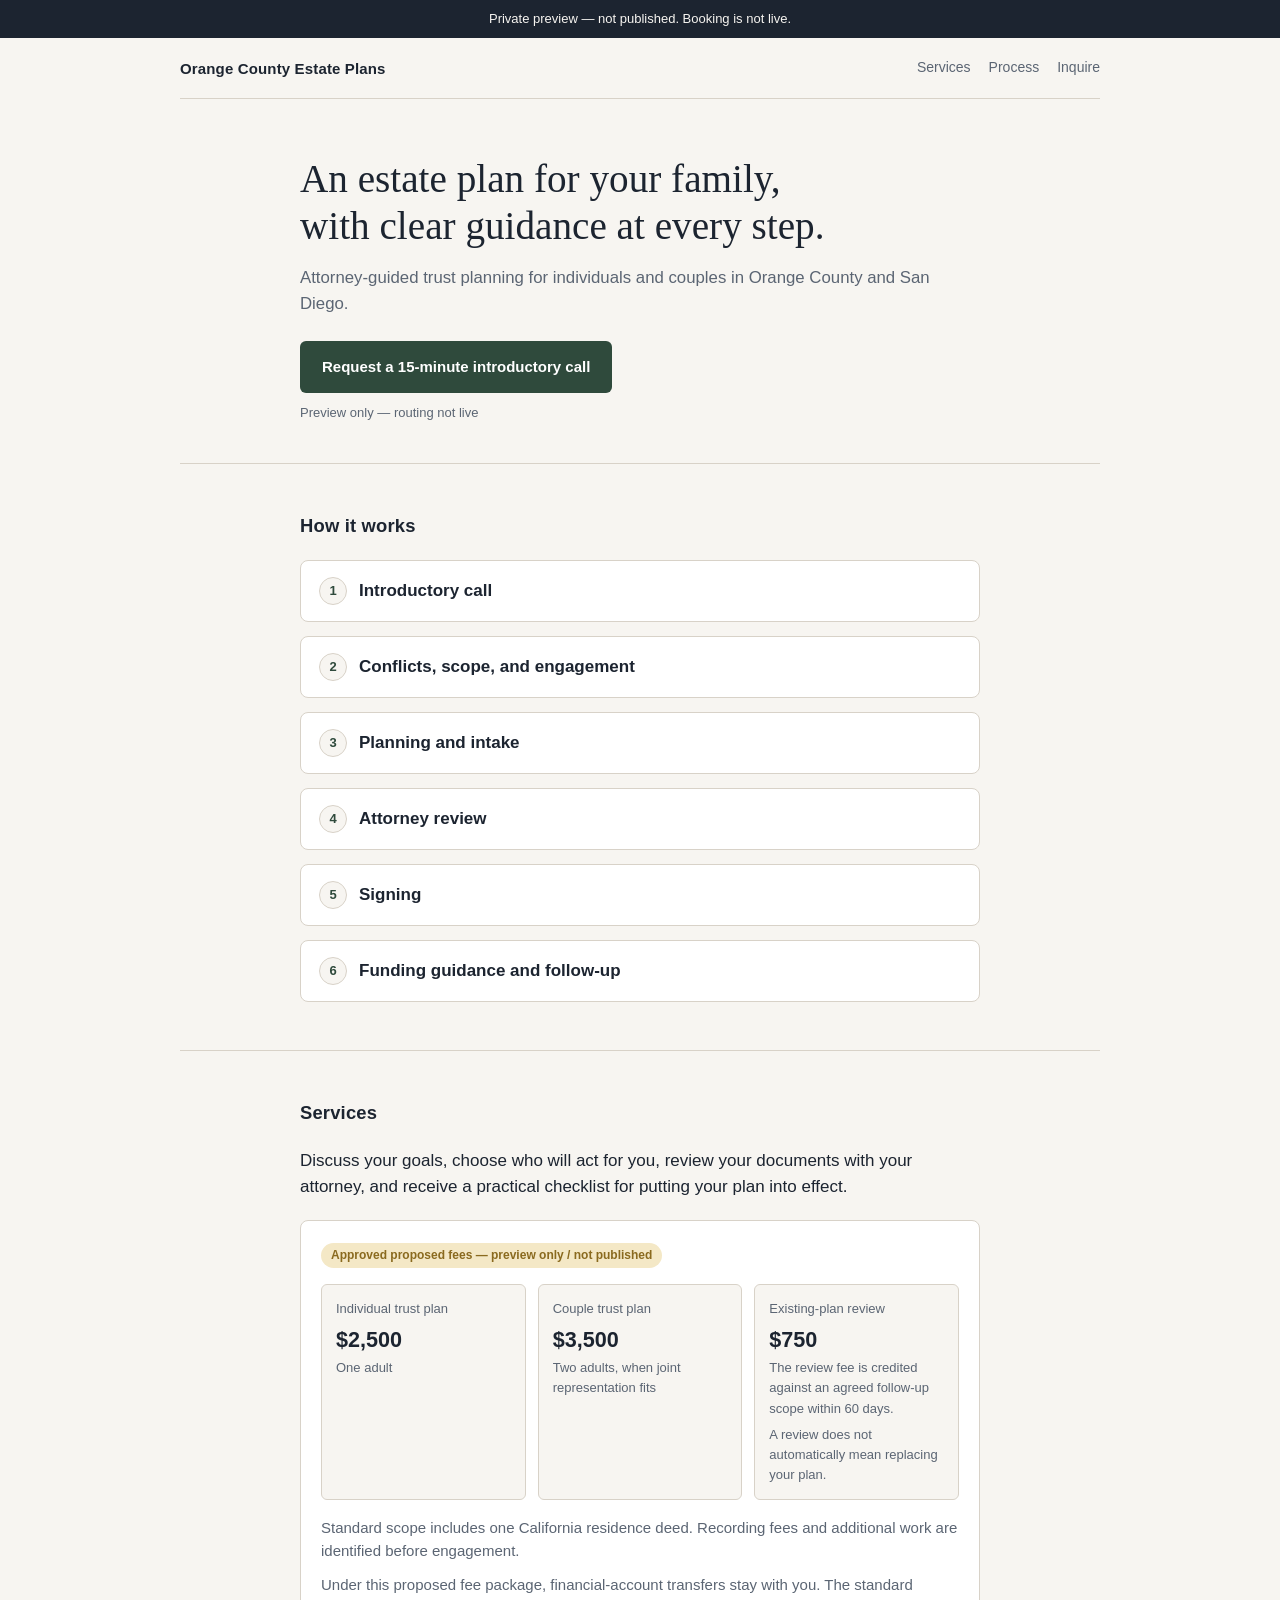
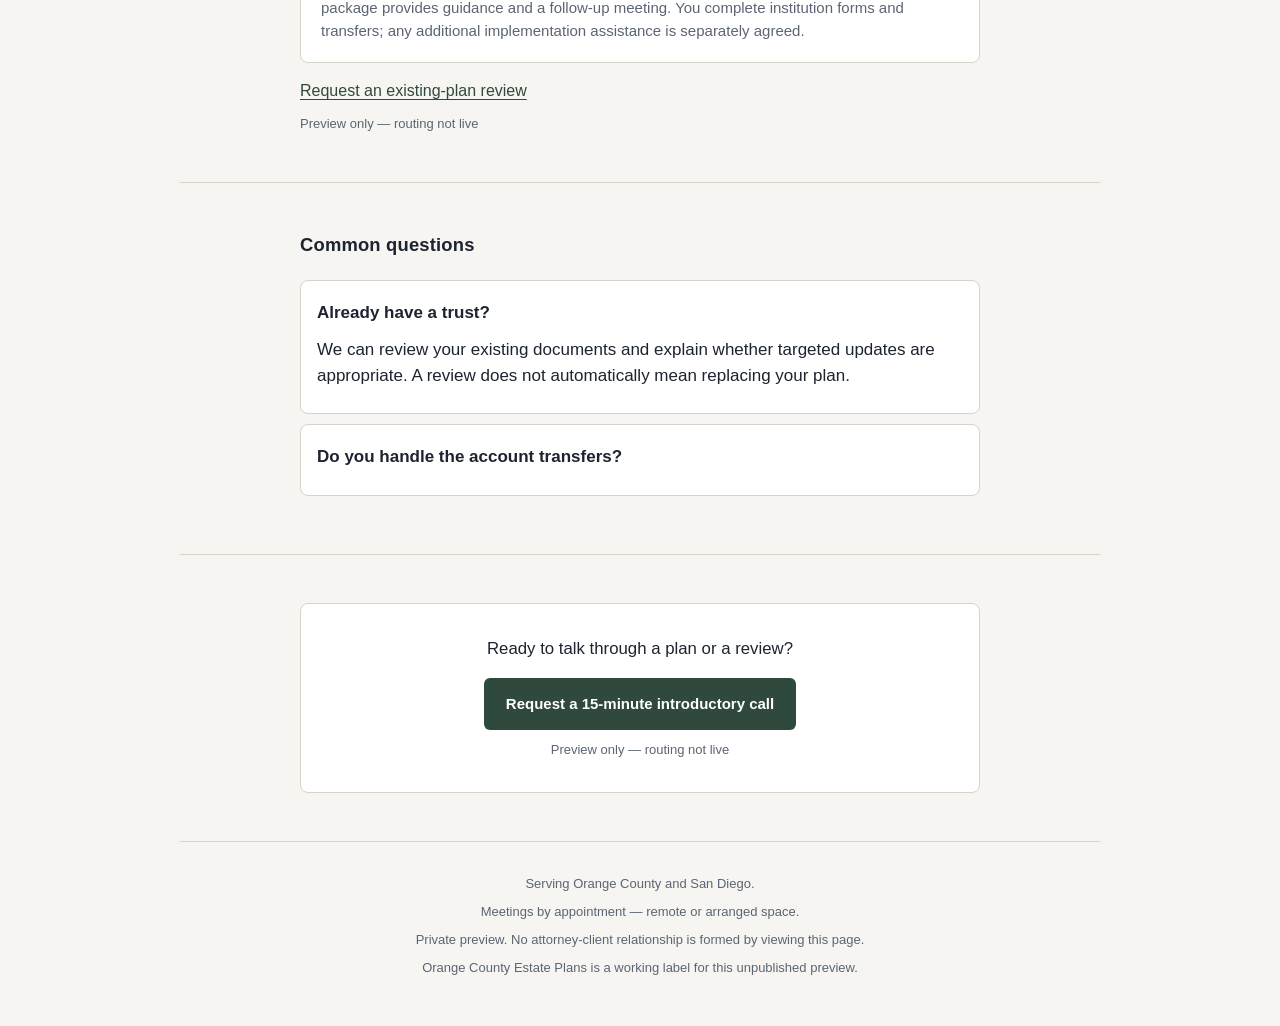
<file: index.html>
<!DOCTYPE html>
<html lang="en">
<head>
  <meta charset="utf-8">
  <meta name="viewport" content="width=device-width, initial-scale=1">
  <title>Orange County Estate Plans — private preview</title>
  <meta name="description" content="Private unpublished preview. Attorney-guided trust planning for individuals and couples in Orange County and San Diego.">
  <meta name="robots" content="noindex, nofollow, noarchive">
  <meta name="referrer" content="no-referrer">
  <meta name="theme-color" content="#F7F5F1">
  <link rel="stylesheet" href="styles.css">
</head>
<body>
  <a class="skip" href="#main">Skip to content</a>
  <p class="banner" role="region" aria-label="Preview notice">Private preview — not published. Booking is not live.</p>
  <div class="wrap">
    <header class="site">
      <a class="wordmark" href="index.html">Orange County Estate Plans</a>
      <nav aria-label="Sections">
        <a href="#services">Services</a>
        <a href="#process">Process</a>
        <a href="inquire.html">Inquire</a>
      </nav>
    </header>

    <main id="main">
      <div class="hero col">
        <h1>An estate plan for your family, with clear guidance at every step.</h1>
        <p class="sub">Attorney-guided trust planning for individuals and couples in Orange County and San Diego.</p>
        <a class="btn" href="inquire.html" aria-describedby="hero-cta-note">Request a 15-minute introductory call</a>
        <p id="hero-cta-note" class="btn-note">Preview only — routing not live</p>
      </div>

      <section id="process">
        <div class="col">
          <h2>How it works</h2>
          <ol class="steps">
            <li><span class="num" aria-hidden="true">1</span><span class="step-label">Introductory call</span></li>
            <li><span class="num" aria-hidden="true">2</span><span class="step-label">Conflicts, scope, and engagement</span></li>
            <li><span class="num" aria-hidden="true">3</span><span class="step-label">Planning and intake</span></li>
            <li><span class="num" aria-hidden="true">4</span><span class="step-label">Attorney review</span></li>
            <li><span class="num" aria-hidden="true">5</span><span class="step-label">Signing</span></li>
            <li><span class="num" aria-hidden="true">6</span><span class="step-label">Funding guidance and follow-up</span></li>
          </ol>
        </div>
      </section>

      <section id="services">
        <div class="col">
          <h2>Services</h2>
          <p class="service-copy">Discuss your goals, choose who will act for you, review your documents with your attorney, and receive a practical checklist for putting your plan into effect.</p>
          <div class="fees">
            <p class="badge">Approved proposed fees — preview only / not published</p>
            <div class="fee-grid">
              <article class="fee-card">
                <h3>Individual trust plan</h3>
                <p class="price">$2,500</p>
                <p class="fee-note">One adult</p>
              </article>
              <article class="fee-card">
                <h3>Couple trust plan</h3>
                <p class="price">$3,500</p>
                <p class="fee-note">Two adults, when joint representation fits</p>
              </article>
              <article class="fee-card">
                <h3>Existing-plan review</h3>
                <p class="price">$750</p>
                <p class="fee-note">The review fee is credited against an agreed follow-up scope within 60 days.</p>
                <p class="fee-note">A review does not automatically mean replacing your plan.</p>
              </article>
            </div>
            <p>Standard scope includes one California residence deed. Recording fees and additional work are identified before engagement.</p>
            <p>Under this proposed fee package, financial-account transfers stay with you. The standard package provides guidance and a follow-up meeting. You complete institution forms and transfers; any additional implementation assistance is separately agreed.</p>
          </div>
          <p class="review-link"><a href="inquire.html?matter=review">Request an existing-plan review</a></p>
          <p class="btn-note">Preview only — routing not live</p>
        </div>
      </section>

      <section id="faq" aria-labelledby="faq-title">
        <div class="col">
          <h2 id="faq-title">Common questions</h2>
          <details open>
            <summary>Already have a trust?</summary>
            <p>We can review your existing documents and explain whether targeted updates are appropriate. A review does not automatically mean replacing your plan.</p>
          </details>
          <details>
            <summary>Do you handle the account transfers?</summary>
            <p>The standard package provides guidance and a follow-up meeting. You complete institution forms and transfers; any additional implementation assistance is separately agreed.</p>
          </details>
        </div>
      </section>

      <section aria-labelledby="close-title">
        <div class="col">
          <div class="cta-band">
            <p id="close-title">Ready to talk through a plan or a review?</p>
            <a class="btn" href="inquire.html" aria-describedby="close-cta-note">Request a 15-minute introductory call</a>
            <p id="close-cta-note" class="btn-note">Preview only — routing not live</p>
          </div>
        </div>
      </section>
    </main>

    <footer>
      <p>Serving Orange County and San Diego.</p>
      <p>Meetings by appointment — remote or arranged space.</p>
      <p>Private preview. No attorney-client relationship is formed by viewing this page.</p>
      <p>Orange County Estate Plans is a working label for this unpublished preview.</p>
    </footer>
  </div>
</body>
</html>
</file>
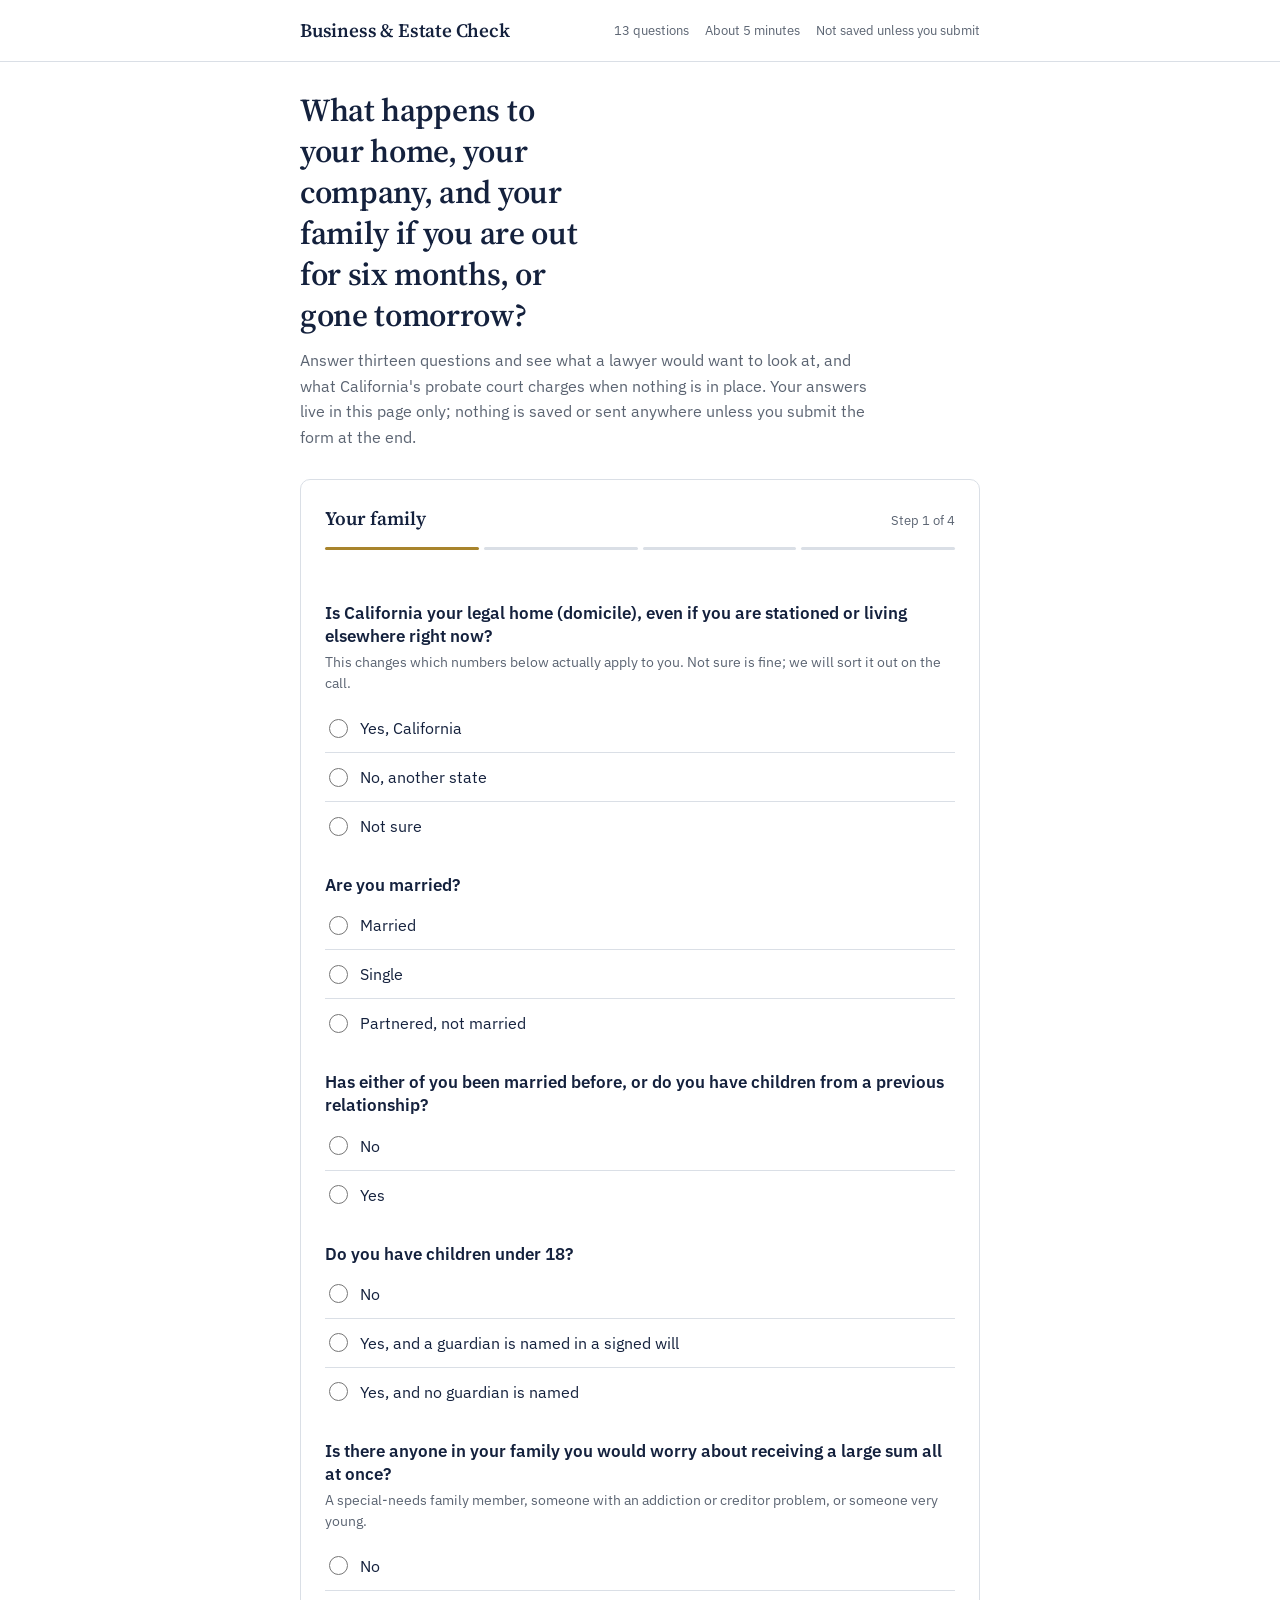
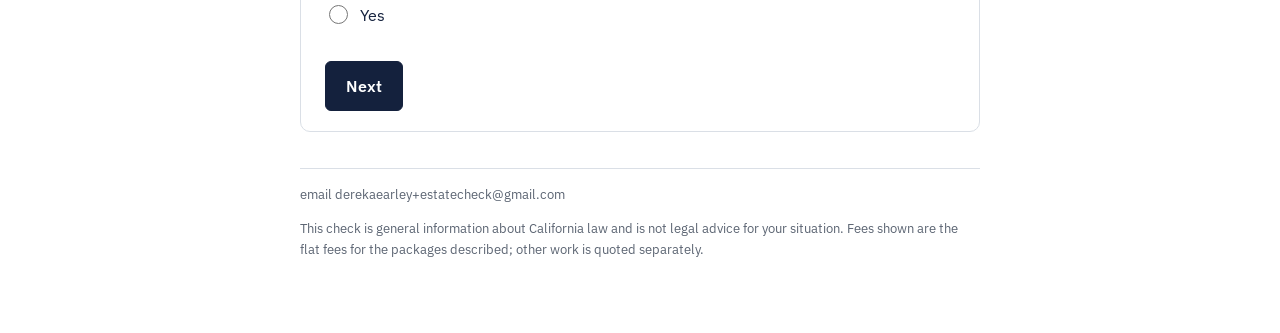
<file: index (6).html>
<!DOCTYPE html>
<html lang="en">
<head>
<meta charset="utf-8">
<meta name="viewport" content="width=device-width, initial-scale=1">
<link rel="preconnect" href="https://fonts.googleapis.com">
<link rel="preconnect" href="https://fonts.gstatic.com" crossorigin>
<link href="https://fonts.googleapis.com/css2?family=Source+Serif+4:opsz,wght@8..60,400;8..60,500;8..60,600;8..60,700&family=IBM+Plex+Sans:wght@400;500;600;700&display=swap" rel="stylesheet">
<title>Five-minute business and estate check</title>
<meta name="description" content="Answer twelve questions and see what would happen to your home, your company, and your family if you were out for six months or gone tomorrow. Private, nothing is stored.">
<style>
  :root {
    --ink:#14213D; --paper:#FFFFFF; --line:#DADFE6; --slate:#5B6472; --wash:#F5F6F8;
    --gold:#A8842C; --good:#1E7F4F; --warn:#B3261E;
    --serif:"Source Serif 4", Georgia, "Times New Roman", serif;
    --sans:"IBM Plex Sans", Arial, Helvetica, sans-serif;
  }
  * { box-sizing:border-box; }
  html { -webkit-text-size-adjust:100%; }
  body { margin:0; font-family:var(--sans); color:var(--ink); background:var(--paper); font-size:16px; line-height:1.55; }
  a { color:var(--ink); }
  a:focus-visible, button:focus-visible, input:focus-visible, select:focus-visible, textarea:focus-visible, label:focus-within {
    outline:2px solid var(--gold); outline-offset:2px;
  }
  .topbar { border-bottom:1px solid var(--line); }
  .topbar .in { width:min(680px,92vw); margin:0 auto; display:flex; justify-content:space-between; align-items:center; padding:16px 0; gap:14px; flex-wrap:wrap; }
  .id-row { display:flex; align-items:center; gap:12px; }
  .brand { font-family:var(--serif); font-weight:600; font-size:19px; color:var(--ink); letter-spacing:-0.01em; }
  .tagline { font-size:13px; color:var(--slate); margin-top:2px; }
  .chips { display:flex; gap:16px; flex-wrap:wrap; font-size:12.5px; color:var(--slate); row-gap:4px; }
  .wrap { width:min(680px,92vw); margin:0 auto; padding:28px 0 60px; }
  .hero { margin-bottom:28px; }
  h1 { font-family:var(--serif); font-weight:600; font-size:clamp(24px,5.2vw,32px); line-height:1.28; margin:0 0 12px; color:var(--ink); letter-spacing:-0.01em; max-width:19ch; }
  .lede { color:var(--slate); margin:0; font-size:16px; max-width:58ch; line-height:1.6; }
  .stepcard { border:1px solid var(--line); border-radius:10px; padding:24px 24px 20px; margin:0; background:var(--paper); }
  .card { border:0; border-top:1px solid var(--line); border-radius:0; padding:28px 0; margin:0; background:transparent; }
  .results .card:first-of-type { border-top:0; padding-top:0; }
  .results .card:last-of-type { border:1px solid var(--line); border-radius:10px; padding:24px 24px 20px; margin-top:6px; background:var(--wash); }
  .stephead { display:flex; justify-content:space-between; align-items:baseline; gap:12px; margin-bottom:14px; }
  .stephead .t { font-family:var(--serif); font-size:19px; font-weight:600; color:var(--ink); }
  .stephead .n { font-size:13px; color:var(--slate); white-space:nowrap; }
  .segments { display:grid; grid-template-columns:repeat(4,1fr); gap:5px; margin:0 0 22px; }
  .segments div { height:3px; border-radius:2px; background:var(--line); }
  .segments div.on { background:var(--gold); }
  .step { display:none; }
  .step.active { display:block; }
  .q { margin:0 0 24px; }
  .q:last-child { margin-bottom:0; }
  .q.invalid-q { outline:2px solid var(--warn); outline-offset:8px; border-radius:6px; }
  #stepErr { display:block !important; min-height:16px; color:var(--warn); font-size:13.5px; margin:0 0 14px; }
  .q h2 { font-size:16.5px; font-weight:600; margin:0 0 4px; line-height:1.4; }
  .q p.help { margin:0 0 10px; color:var(--slate); font-size:14px; line-height:1.5; }
  .opts { display:flex; flex-direction:column; }
  .opts label {
    display:flex; align-items:center; gap:12px; padding:12px 4px; cursor:pointer; font-size:15.5px;
    border-bottom:1px solid var(--line);
  }
  .opts label:last-child { border-bottom:0; }
  .opts input { width:19px; height:19px; margin:0; flex-shrink:0; accent-color:var(--ink); }
  @media (prefers-reduced-motion: no-preference) { .opts label { transition:background-color 120ms ease; } }
  .opts label:has(input:checked) { background:rgba(20,33,61,0.045); font-weight:500; }
  select, input[type=text], input[type=email], input[type=tel], input[type=number] {
    width:100%; max-width:420px; padding:11px 12px; border:1px solid var(--line); border-radius:6px;
    font:inherit; font-size:16px; background:var(--paper); color:var(--ink);
  }
  .nav { display:flex; justify-content:space-between; gap:10px; margin-top:22px; }
  button {
    padding:12px 20px; border-radius:6px; border:1.5px solid var(--ink); background:var(--paper); color:var(--ink);
    font:inherit; font-size:15.5px; font-weight:600; cursor:pointer;
  }
  @media (prefers-reduced-motion: no-preference) { button { transition:background-color 120ms ease, color 120ms ease; } }
  button.primary { background:var(--ink); color:#fff; }
  button.primary:hover { background:#0D1830; }
  button[hidden] { display:none; }
  .results { display:none; }
  .results.active { display:block; }
  .card h2 { font-family:var(--serif); font-size:20px; font-weight:600; margin:0 0 14px; color:var(--ink); }
  .item { border-left:2px solid var(--gold); padding:4px 0 4px 14px; margin:0 0 16px; font-size:15px; line-height:1.5; }
  ul.fixlist { margin:0 0 14px; padding-left:20px; }
  ul.fixlist li { margin:0 0 10px; font-size:15px; line-height:1.55; }
  .item b { display:block; margin-bottom:2px; font-weight:600; }
  .good { color:var(--good); }
  table { border-collapse:collapse; width:100%; font-size:14.5px; margin:8px 0 4px; }
  th, td { text-align:left; padding:10px 8px; border-bottom:1px solid var(--line); }
  th { font-weight:600; color:var(--slate); font-size:13px; }
  .big { font-family:var(--serif); font-size:clamp(28px,7vw,36px); font-weight:600; color:var(--gold); }
  .fine { font-size:13px; color:var(--slate); line-height:1.55; }
  form .row { display:grid; grid-template-columns:1fr 1fr; gap:14px 16px; margin-top:16px; }
  form .full { grid-column:1 / -1; }
  form label { display:block; font-weight:600; font-size:13.5px; margin-bottom:5px; color:var(--ink); }
  form label.plain { font-weight:400; font-size:15px; }
  .err { color:var(--warn); font-size:13px; display:none; margin-top:5px; }
  .field.invalid input { border-color:var(--warn); } .field.invalid .err { display:block; }
  .status { margin-top:16px; padding:14px 16px; border-radius:6px; display:none; font-size:15px; }
  .status.ok { display:block; background:#E7F5EC; color:var(--good); } .status.warn { display:block; background:#FFF4E5; color:#7A4B00; }
  .status textarea { width:100%; min-height:140px; margin-top:10px; font-size:13px; font-family:Menlo, Consolas, monospace; border:1px solid var(--line); border-radius:6px; padding:10px; }
  .hp { position:absolute; left:-9999px; width:1px; height:1px; overflow:hidden; }
  footer { margin-top:36px; padding-top:16px; border-top:1px solid var(--line); font-size:13px; color:var(--slate); line-height:1.6; }
  @media (max-width:640px) {
    form .row { grid-template-columns:1fr; }
    .wrap { padding-bottom:110px; }
    .nav {
      position:fixed; left:0; right:0; bottom:0; margin:0; z-index:20;
      background:var(--paper); border-top:1px solid var(--line);
      padding:12px 5vw calc(12px + env(safe-area-inset-bottom));
      max-width:680px; margin-left:auto; margin-right:auto;
    }
    .stepcard { padding:20px 18px 16px; }
    .card, .results .card:last-of-type { padding-left:0; padding-right:0; }
    .results .card:last-of-type { padding:20px 18px; }
  }
</style>
</head>
<body>
<div class="topbar"><div class="in"><div class="id-row"><div class="brand" id="firmName">Business &amp; Estate Check</div></div><div class="chips"><span>13 questions</span><span>About 5 minutes</span><span>Not saved unless you submit</span></div></div></div>
<div class="wrap">
  <div class="hero">
    <h1>What happens to your home, your company, and your family if you are out for six months, or gone tomorrow?</h1>
    <p class="lede">Answer thirteen questions and see what a lawyer would want to look at, and what California's probate court charges when nothing is in place. Your answers live in this page only; nothing is saved or sent anywhere unless you submit the form at the end.</p>
  </div>

  <div class="stepcard" id="stepcard">
    <div class="stephead"><div class="t" id="stepTitle"></div><div class="n" id="stepLabel"></div></div>
    <div class="segments" id="segments"><div></div><div></div><div></div><div></div></div>
  <p class="err" id="stepErr"></p>
  <div id="steps">
    <div class="step active" data-title="Your family">
      <div class="q" data-group="domicile"><h2>Is California your legal home (domicile), even if you are stationed or living elsewhere right now?</h2><p class="help">This changes which numbers below actually apply to you. Not sure is fine; we will sort it out on the call.</p><div class="opts inline">
        <label><input type="radio" name="domicile" value="yes"> Yes, California</label><label><input type="radio" name="domicile" value="no"> No, another state</label><label><input type="radio" name="domicile" value="unsure"> Not sure</label></div></div>
      <div class="q" data-group="marital"><h2>Are you married?</h2><div class="opts inline">
        <label><input type="radio" name="marital" value="married"> Married</label><label><input type="radio" name="marital" value="single"> Single</label><label><input type="radio" name="marital" value="partnered"> Partnered, not married</label></div></div>
      <div class="q" data-group="blended"><h2>Has either of you been married before, or do you have children from a previous relationship?</h2><div class="opts inline">
        <label><input type="radio" name="blended" value="no"> No</label><label><input type="radio" name="blended" value="yes"> Yes</label></div></div>
      <div class="q" data-group="minors"><h2>Do you have children under 18?</h2><div class="opts inline">
        <label><input type="radio" name="minors" value="no"> No</label><label><input type="radio" name="minors" value="yes_named"> Yes, and a guardian is named in a signed will</label><label><input type="radio" name="minors" value="yes_none"> Yes, and no guardian is named</label></div></div>
      <div class="q" data-group="worry"><h2>Is there anyone in your family you would worry about receiving a large sum all at once?</h2><p class="help">A special-needs family member, someone with an addiction or creditor problem, or someone very young.</p><div class="opts inline">
        <label><input type="radio" name="worry" value="no"> No</label><label><input type="radio" name="worry" value="yes"> Yes</label></div></div>
    </div>

    <div class="step" data-title="Your home and property">
      <div class="q" data-group="home"><h2>Do you own your home?</h2><div class="opts inline">
        <label><input type="radio" name="home" value="yes"> Yes</label><label><input type="radio" name="home" value="no"> No</label></div></div>
      <div id="homeownedq"><div class="q" id="homevalq" data-group="homeval"><h2>Roughly what is it worth today, before the mortgage?</h2><p class="help">Probate fees are charged on the full value, not the equity.</p>
        <select id="homeval"><option value="" selected disabled>Select a range</option><option value="400000">Under $500,000</option><option value="750000">$500,000 to $1 million</option><option value="1250000">$1 million to $1.5 million</option><option value="1750000">$1.5 million to $2 million</option><option value="2500000">$2 million to $3 million</option><option value="3500000">Over $3 million</option></select></div>
      <div class="q" id="titleq" data-group="title"><h2>Is the title to your home held in a living trust?</h2><div class="opts inline">
        <label><input type="radio" name="title" value="no"> No</label><label><input type="radio" name="title" value="yes"> Yes</label><label><input type="radio" name="title" value="unsure"> Not sure</label></div></div></div>
      <div class="q" data-group="oos"><h2>Do you own property in another state?</h2><div class="opts inline">
        <label><input type="radio" name="oos" value="no"> No</label><label><input type="radio" name="oos" value="yes"> Yes</label></div></div>
    </div>

    <div class="step" data-title="Your company">
      <div class="q" data-group="biz"><h2>Do you own or co-own a business?</h2><div class="opts inline">
        <label><input type="radio" name="biz" value="yes"> Yes</label><label><input type="radio" name="biz" value="no"> No</label></div></div>
      <div id="bizq">
        <div class="q" data-group="qual"><h2>Is the company's contractor license held under your name as the qualifier?</h2><p class="help">The qualifier is the person the CSLB license is issued through.</p><div class="opts inline">
          <label><input type="radio" name="qual" value="yes"> Yes</label><label><input type="radio" name="qual" value="no"> No, someone else</label><label><input type="radio" name="qual" value="na"> Not a licensed trade</label></div></div>
        <div class="q" data-group="buysell"><h2>Is there a signed agreement for what happens to your share if you die or become disabled?</h2><p class="help">Often called a buy-sell agreement.</p><div class="opts inline">
          <label><input type="radio" name="buysell" value="none"> No</label><label><input type="radio" name="buysell" value="unfunded"> Yes, but no insurance or funds behind it</label><label><input type="radio" name="buysell" value="funded"> Yes, with insurance or funds</label><label><input type="radio" name="buysell" value="sole"> I am the only owner</label></div></div>
        <div class="q" data-group="runner"><h2>If you could not work for six months, is there someone who could run the company and sign for it?</h2><div class="opts inline">
          <label><input type="radio" name="runner" value="no"> No, or not sure</label><label><input type="radio" name="runner" value="yes"> Yes</label></div></div>
        <div class="q" data-group="pg"><h2>Do you personally guarantee bonds, a bank line, or leases for the company?</h2><div class="opts inline">
          <label><input type="radio" name="pg" value="yes"> Yes</label><label><input type="radio" name="pg" value="no"> No</label><label><input type="radio" name="pg" value="unsure"> Not sure</label></div></div>
      </div>
    </div>

    <div class="step" data-title="Accounts and paperwork">
      <div class="q" data-group="benef"><h2>When did you last check who is named on your life insurance, retirement accounts, and any ESOP or military benefits?</h2><div class="opts inline">
        <label><input type="radio" name="benef" value="recent"> This year</label><label><input type="radio" name="benef" value="mid"> One to five years ago</label><label><input type="radio" name="benef" value="old"> More than five years ago, or never</label><label><input type="radio" name="benef" value="unsure"> Not sure who is named</label></div></div>
      <div class="q" data-group="incap"><h2>Do you have a signed California power of attorney and health care directive?</h2><p class="help">The documents that let someone pay your bills, sign for the company, and make medical decisions if you cannot.</p><div class="opts inline">
        <label><input type="radio" name="incap" value="none"> No</label><label><input type="radio" name="incap" value="some"> One of them</label><label><input type="radio" name="incap" value="both"> Both, from California</label><label><input type="radio" name="incap" value="oos"> Yes, from another state</label></div></div>
      <div class="q" data-group="plan"><h2>Do you have a will or a living trust today?</h2><div class="opts inline">
        <label><input type="radio" name="plan" value="none"> Nothing signed</label><label><input type="radio" name="plan" value="will"> A will only</label><label><input type="radio" name="plan" value="trust"> A living trust</label><label><input type="radio" name="plan" value="online"> An online or document-service trust</label></div></div>
      <div class="q" id="planq"><h2>Since it was signed, has any of this happened?</h2><div class="opts inline">
        <label><input type="checkbox" id="e_marriage"> Marriage or divorce</label><label><input type="checkbox" id="e_child"> A child born or adopted</label><label><input type="checkbox" id="e_biz"> Started or bought the business</label><label><input type="checkbox" id="e_move"> Moved to California</label><label><input type="checkbox" id="e_ten"> It has been 10 years or more</label></div></div>
    </div>
  </div>

  <div class="nav">
    <button type="button" id="back" hidden>Back</button>
    <button type="button" class="primary" id="next">Next</button>
  </div>
  </div>

  <div class="results" id="results">
    <div class="card">
      <h2>What a lawyer would want to look at</h2>
      <div id="items"></div>
      <p class="fine">This is a self-assessment tool, not a legal review. No attorney has looked at your answers, and this page has not analyzed your specific situation the way a lawyer would. It is meant to prompt questions worth asking, not to answer them. Nothing here creates an attorney-client relationship; that starts with a signed engagement letter.</p>
    </div>
    <div class="card">
      <h2 id="probTitle">What California probate would charge today</h2>
      <p id="probIntro"></p>
      <p id="nonCaNotice" style="display:none">The numbers below assume California law, and you told us California is not your legal home. Every state handles this differently, so treat this as a rough illustration of the kind of cost a trust avoids, not your actual number. We will figure out what actually applies to you on the call, including whether California rules apply anyway because of a business, property, or prior domicile here.</p>
      <div id="probNumbers">
      <table id="probTable">
        <thead><tr><th></th><th id="colA">Home outside a trust</th><th id="colB">Home in a funded living trust</th></tr></thead>
        <tbody>
          <tr><td>Value the court charges on</td><td id="pe">$0</td><td>$0</td></tr>
          <tr><td>Attorney and executor fees set by statute</td><td class="big" id="pf">$0</td><td class="big">$0</td></tr>
          <tr><td>Time before the family receives anything</td><td>12 to 24 months</td><td>Weeks</td></tr>
        </tbody>
      </table>
      <p class="fine" id="probFine">California Probate Code section 10810; court, appraisal, publication, and bond costs are additional. Based on the home value you selected.</p>
      </div>
    </div>
    <div class="card">
      <h2>What fixing it looks like</h2>
      <ul id="fixList" class="fixlist"></ul>
      <p id="fixNote" class="fine"></p>
      <p class="fine">This is not a quote. It is what plans like this typically run and typically include: the trust, will, powers of attorney, health care directive, the deed, and a written confirmation that everything has been transferred into the trust. Your actual price is confirmed in writing at the design meeting, before any work begins and before you sign anything.</p>
    </div>
    <div class="card">
      <h2>Talk it through, free, 45 minutes</h2>
      <p>Evenings and Saturdays, in person or by video. We go through your answers, you leave with a written one-page summary, and there is nothing to buy in the meeting.</p>
      <form id="leadForm" novalidate>
        <div class="row">
          <div class="field"><label for="name">Your name</label><input id="name" type="text" autocomplete="name"><div class="err">Please enter your name.</div></div>
          <div class="field"><label for="phone">Mobile</label><input id="phone" type="tel" inputmode="tel" autocomplete="tel"><div class="err">Please enter a mobile number, digits only.</div></div>
          <div class="field"><label for="email">Email</label><input id="email" type="email" autocomplete="email"><div class="err">That email does not look right.</div></div>
          <div class="field"><label for="when">Best time</label><select id="when"><option>Weekday evening</option><option>Saturday morning</option><option>Saturday afternoon</option><option>Either</option></select></div>
          <div class="field full"><label for="ref">Who suggested this, if anyone</label><input id="ref" type="text"></div>
          <div class="hp" aria-hidden="true"><label for="website">Leave this empty</label><input id="website" type="text" tabindex="-1" autocomplete="off"></div>
          <div class="full"><label class="plain"><input type="checkbox" id="consent" checked> Include my answers above so the meeting can start from them.</label></div>
          <div class="full"><button class="primary" type="submit" id="submitBtn">Request my free check</button></div>
          <div class="full"><div id="formStatus" class="status" role="status" aria-live="polite"></div></div>
        </div>
      </form>
      <p class="fine" id="submitPrivacy">Your details are used only to schedule the meeting. No lists, no resale.</p>
    </div>
    <p><button type="button" id="restart">Start over</button></p>
  </div>

  <footer>
    <div id="footerContact"></div>
    <p>This check is general information about California law and is not legal advice for your situation. Fees shown are the flat fees for the packages described; other work is quoted separately.</p>
  </footer>
</div>

<script>
  var CONFIG = { firmName: "", tagline: "", phone: "", email: "derekaearley+estatecheck@gmail.com", formEndpoint: "", familyPlan: 4000, ownerPlan: 6500, individualPlan: 2750 };
  (function(){
    function $(id){ return document.getElementById(id); }
    function radio(n){ var e=document.querySelector('input[name="'+n+'"]:checked'); return e?e.value:""; }
    function money(n){ return "$"+Math.round(n).toLocaleString("en-US"); }
    function feeOneSide(g){ var f=0,r=g,b=[[100000,0.04],[100000,0.03],[800000,0.02],[9000000,0.01],[15000000,0.005]]; for(var i=0;i<b.length&&r>0;i++){var t=Math.min(r,b[i][0]); f+=t*b[i][1]; r-=t;} return f; }
    function isCourtDetermined(g){ return g>25000000; }
    function feeDisplay(g){ return isCourtDetermined(g) ? "Court-determined (over $25M)" : money(feeOneSide(g)*2); }
    $("submitPrivacy").textContent = CONFIG.formEndpoint ? "Submitting sends your answers to our intake form so we can prepare for the call. No lists, no resale." : (CONFIG.email ? "Submitting opens an email to "+CONFIG.email+" with your answers. No lists, no resale." : "Submitting shows you a copy of your answers to send us yourself. Nothing leaves this page until you do.");
    if (CONFIG.phone||CONFIG.email){ $("footerContact").textContent=(CONFIG.phone?"Call or text "+CONFIG.phone.replace(/(\d{3})(\d{3})(\d{4})/,"($1) $2-$3"):"")+(CONFIG.phone&&CONFIG.email?" or ":"")+(CONFIG.email?"email "+CONFIG.email:""); }

    var steps=Array.prototype.slice.call(document.querySelectorAll(".step")), cur=0;
    function show(i){ steps.forEach(function(s,k){ s.classList.toggle("active",k===i); }); cur=i;
      Array.prototype.forEach.call($("segments").children,function(seg,k){ seg.classList.toggle("on",k<=i); });
      $("stepTitle").textContent=steps[i].getAttribute("data-title");
      $("stepLabel").textContent="Step "+(i+1)+" of "+steps.length;
      $("back").hidden=(i===0); $("next").textContent=(i===steps.length-1)?"See my results":"Next"; document.documentElement.scrollTop=0; document.body.scrollTop=0; }
    function toggles(){ $("bizq").style.display=(radio("biz")==="yes")?"":"none"; $("planq").style.display=(radio("plan")==="none")?"none":""; $("homeownedq").style.display=(radio("home")==="yes")?"":"none"; }
    document.querySelectorAll('input[name="biz"], input[name="plan"], input[name="home"]').forEach(function(el){ el.addEventListener("change",toggles); });
    toggles();

    function assess(){
      var items=[]; var biz=radio("biz")==="yes"; var married=radio("marital")==="married";
      var probate=0; var hvVal=$("homeval").value; if (radio("home")==="yes" && radio("title")!=="yes" && hvVal) probate+=parseFloat(hvVal);
      if (radio("blended")==="yes") items.push({t:"A family with more than one branch",c:"Where there has been a prior marriage or children from another relationship, a plan has to say clearly which share goes to whom. Without that, the court's default rules decide, and they often surprise people."});
      if (radio("minors")==="yes_none") items.push({t:"No guardian named for your children",c:"A written nomination does not by itself appoint a guardian, but California courts give it significant weight. Without one, the judge decides with no guidance from you at all. If a child inherits more than $5,000 with no one named to manage it, the court also appoints someone to handle the money, separately from who raises the child."});
      if (radio("worry")==="yes") items.push({t:"Someone who should not receive a lump sum",c:"A trust can hold that person's share and pay it out over time, or protect benefits, instead of handing it over all at once."});
      if (radio("home")==="yes" && radio("title")!=="yes") items.push({t:"Your home is not in a living trust",c:"In California, a home outside a trust goes through probate court when the owner dies: statutory fees of "+feeDisplay(probate)+" on a home in your value range, and 12 to 24 months before the family can sell or refinance it."});
      if (radio("oos")==="yes") items.push({t:"Property in another state",c:"That usually means a second court process in that state unless the property is held in the trust."});
      if (biz){
        if (radio("qual")==="yes") items.push({t:"The license is in your name",c:"If the qualifier dies or cannot work, the license is suspended until a replacement is approved. Work stops and bonding is at risk. A plan names who steps in and gives them the authority to do it."});
        if (radio("buysell")==="none") items.push({t:"No agreement for your share of the company",c:"Without one, your family inherits a share of a business they may not be able to run, and your partners inherit a partner they did not choose. A buy-sell agreement sets the price and the exit in advance."});
        if (radio("buysell")==="unfunded") items.push({t:"An agreement with nothing behind it",c:"A buy-sell that is not backed by insurance or savings is a promise the survivors may not be able to keep."});
        if (radio("runner")!=="yes") items.push({t:"Nobody who could run the company tomorrow",c:"Payroll, jobs, and the license all keep moving only if someone has the authority and the instructions to act."});
        if (radio("pg")==="yes") items.push({t:"Personal guarantees",c:"Bonds, bank lines, and leases you signed personally follow your estate. Your family and whoever manages things need to know what is owed and to whom."});
      }
      if (radio("benef")==="old"||radio("benef")==="unsure") items.push({t:"Beneficiary designations not checked",c:"Whoever is named on an account usually gets it, regardless of what a will or trust says. After a divorce is final, California law removes a former spouse from a will and from many payable-on-death accounts automatically, but that rule does not reach 401(k)s or pensions, where federal law requires the plan to pay whoever is on the form. A divorce still in progress changes nothing at all. Minor children named directly are the other common problem."});
      var inc=radio("incap");
      if (inc==="none"||inc==="some") items.push({t:"No signed incapacity documents",c:"Without a power of attorney and a health care directive, a long hospital stay can mean a court conservatorship before anyone can pay the mortgage, sign for the company, or make medical decisions."});
      if (inc==="oos") items.push({t:"Incapacity documents from another state",c:"Banks and hospitals here often will not accept them. California versions are quick to put in place."});
      var plan=radio("plan");
      if (plan==="none") items.push({t:"Nothing signed",c:"The court's default rules decide who inherits, who manages, and how long it takes."});
      if (plan==="will") items.push({t:"A will but no trust",c:"A will does not avoid probate; it is a set of instructions for the probate court. A living trust is what keeps the home and the company out of it."});
      if (plan==="online") items.push({t:"An online trust",c:"Worth checking whether the deed was ever recorded to move the house into it, and whether it says anything about the company. Often it does neither."});
      var ev=["e_marriage","e_child","e_biz","e_move","e_ten"].filter(function(i){return $(i).checked;}).length;
      if (plan!=="none" && ev>0) items.push({t:"A plan that predates big changes",c:"Marriages, children, a business, a move, or a decade of law changes usually mean the plan needs to be updated rather than patched."});
      var pkg, price;
      if (biz){ pkg="Business-owner plan"; price=CONFIG.ownerPlan; }
      else if (married || radio("minors")!=="no"){ pkg="Family plan"; price=CONFIG.familyPlan; }
      else { pkg="Individual plan"; price=CONFIG.individualPlan; }
      return {items:items, probate:probate, fee:feeOneSide(probate)*2, pkg:pkg, price:price};
    }

    function results(){
      var a=assess(); var box=$("items"); box.innerHTML="";
      if (!a.items.length){ box.innerHTML='<p class="good">Nothing stands out from your answers. A review every three years, or after any major change, keeps it that way.</p>'; }
      a.items.forEach(function(x){ var d=document.createElement("div"); d.className="item"; var b=document.createElement("b"); b.textContent=x.t; d.appendChild(b); d.appendChild(document.createTextNode(x.c)); box.appendChild(d); });
      if (radio("domicile")!=="yes" && a.items.length){ var note=document.createElement("p"); note.className="fine"; note.textContent="Some of the specifics above, including statute citations and dollar figures, are written for California. The underlying pattern (no guardian named, an unfunded agreement, and so on) is common everywhere, but the exact rule where you live may differ."; box.appendChild(note); }
      var dom=radio("domicile");
      var hvRaw=$("homeval").value, hv=hvRaw?parseFloat(hvRaw):0, homeYes=(radio("home")==="yes"), t=radio("title");
      if (dom!=="yes"){
        $("nonCaNotice").style.display=""; $("probNumbers").style.display="none";
        $("probTitle").textContent="What California probate would charge, for comparison";
        $("probIntro").textContent="";
      } else {
        $("nonCaNotice").style.display="none"; $("probNumbers").style.display="";
        if (!homeYes){
          $("probTitle").textContent="What California probate charges when there is no trust";
          $("probIntro").textContent="You told us you do not own a home, so the largest driver of probate cost does not apply today. Probate can still apply to other assets without a named beneficiary once they total more than $208,850 (the current California personal-property threshold, adjusted every three years), and it applies to a home the moment you buy one unless it is titled in a trust. For scale, this is what the court charges on a home in the range you selected:";
          $("colA").textContent="A home outside a trust"; $("colB").textContent="The same home in a funded trust";
          $("pe").textContent=money(hv); $("pf").textContent=feeDisplay(hv);
        } else if (t==="yes"){
          $("probTitle").textContent="What your trust is saving you";
          $("probIntro").textContent="You told us your home is titled in a living trust. These are the fees a home in your value range would face without one, which is what a funded trust avoids, provided the deed was actually recorded into the trust and the trust is kept current.";
          $("colA").textContent="If the home were outside the trust"; $("colB").textContent="In your funded trust";
          $("pe").textContent=money(hv); $("pf").textContent=feeDisplay(hv);
        } else {
          $("probTitle").textContent="What California probate would charge today";
          $("probIntro").textContent=(t==="unsure"?"You were not sure whether the home is titled in a trust. If it is not, the probate court sets the fees by formula on the gross value, before the mortgage:":"Because the home is not in a living trust, the probate court sets the fees by formula on the gross value, before the mortgage:");
          $("colA").textContent="Home outside a trust"; $("colB").textContent="Home in a funded living trust";
          $("pe").textContent=money(a.probate); $("pf").textContent=feeDisplay(a.probate);
        }
      }
      var priceNote=(dom!=="yes") ? " We will confirm pricing once we know which state's rules actually apply to you." : " This is not a quote; the price is confirmed in writing after we see your full picture.";
      var fixItems;
      if (a.pkg==="Business-owner plan"){
        fixItems=[
          "Move your ownership share of the company into the trust, so it is not stuck in probate with everything else",
          "Name who has the authority to keep signing contracts, meeting payroll, and running the license if you cannot",
          "Connect that authority to your buy-sell arrangement with any partners, and fund it if it is not already funded",
          "Include the full trust package below for you and your family",
          "A living trust that holds your home and other major assets",
          "A will that names a guardian for your children, if you have any",
          "Powers of attorney and a health care directive naming who can act for you",
          "The deed work to actually move your home into the trust",
          "Written confirmation once everything is retitled, not just signed"
        ];
      } else if (a.pkg==="Family plan"){
        fixItems=[
          "A living trust that holds your home and other major assets",
          "A will that names a guardian for your children, if you have any",
          "Powers of attorney and a health care directive naming who can act for you",
          "The deed work to actually move your home into the trust",
          "Written confirmation once everything is retitled, not just signed"
        ];
      } else {
        fixItems=[
          "A living trust that holds your major assets",
          "Powers of attorney and a health care directive naming who can act for you",
          "The deed work to move your home into the trust",
          "Written confirmation once it is actually done"
        ];
      }
      $("fixList").innerHTML="";
      fixItems.forEach(function(t){ var li=document.createElement("li"); li.textContent=t; $("fixList").appendChild(li); });
      $("fixNote").textContent="Everything is confirmed in writing before any drafting starts."+priceNote;
      $("stepcard").style.display="none";
      $("results").classList.add("active"); document.documentElement.scrollTop=0; document.body.scrollTop=0;
      return a;
    }
    function isVisible(el){ var p=el; while(p && p!==document.body){ if (p.style && p.style.display==="none") return false; p=p.parentElement; } return true; }
    function isAnswered(q){
      var name=q.getAttribute("data-group");
      var sel=q.querySelector("select");
      if (sel) return sel.value!=="";
      var checked=q.querySelector('input[name="'+name+'"]:checked');
      return !!checked;
    }
    function validateStep(i){
      var qs=steps[i].querySelectorAll(".q[data-group]");
      var firstBad=null;
      qs.forEach(function(q){
        q.classList.remove("invalid-q");
        if (!isVisible(q)) return;
        if (!isAnswered(q)){ q.classList.add("invalid-q"); if(!firstBad) firstBad=q; }
      });
      return firstBad;
    }
    $("next").addEventListener("click", function(){
      var bad=validateStep(cur);
      if (bad){ $("stepErr").textContent="Please answer every question on this page before continuing."; if (typeof bad.scrollIntoView === "function") { bad.scrollIntoView({block:"center"}); } return; }
      $("stepErr").textContent="";
      if (cur<steps.length-1) show(cur+1); else results();
    });
    $("back").addEventListener("click", function(){ if (cur>0) show(cur-1); });
    $("restart").addEventListener("click", function(){ window.location.reload(); });

    function answersText(){
      var a=assess(); var lines=["Free check request from the online estate check", "Package suggested: "+a.pkg+" "+money(a.price), "Probate estimate: "+money(a.fee)+" on "+money(a.probate), "Items flagged: "+(a.items.map(function(x){return x.t;}).join("; ")||"none")];
      ["domicile","marital","blended","minors","worry","home","title","oos","biz","qual","buysell","runner","pg","benef","incap","plan"].forEach(function(n){ var v=radio(n); if (v) lines.push(n+": "+v); });
      lines.push("home value bucket: "+$("homeval").options[$("homeval").selectedIndex].text);
      return lines.join("\n");
    }
    function setInvalid(id,bad){ var f=$(id).closest(".field"); if(f) f.classList.toggle("invalid",bad); return bad; }
    function showStatus(kind,html){ var s=$("formStatus"); s.className="status "+kind; s.innerHTML=html; }
    function fallback(p){ var text=p.summary; var ta=document.createElement("textarea"); ta.readOnly=true; ta.value=text; var msg;
      var href = CONFIG.email ? "mailto:"+CONFIG.email+"?subject="+encodeURIComponent("Free check request: "+p.name)+"&body="+encodeURIComponent(text) : "";
      var tooLongForMailto = href.length > 1800;
      if (CONFIG.email && !tooLongForMailto){
        msg='Your email app should open with your request. If it did not, <a href="'+href+'">tap here</a> or copy the text below and send it to us.';
        try{ window.location.href=href; }catch(e){}
      } else if (CONFIG.email && tooLongForMailto){
        msg='There is too much here for an email link to carry reliably. Copy the text below and paste it into an email to '+CONFIG.email+', or send it by text.';
      } else {
        msg="Copy the text below and send it to us by text or email, and we will reply the same day to set a time.";
      }
      showStatus("ok",msg); $("formStatus").appendChild(ta); }
    $("leadForm").addEventListener("submit", function(ev){
      ev.preventDefault(); if ($("website").value) return;
      var bad=false; bad=setInvalid("name",$("name").value.trim().length<2)||bad; bad=setInvalid("phone",$("phone").value.replace(/\D/g,"").length<7||$("phone").value.replace(/\D/g,"").length>15)||bad;
      var em=$("email").value.trim(); bad=setInvalid("email",em.length>0&&!/^[^\s@]+@[^\s@]+\.[^\s@]+$/.test(em))||bad;
      if (bad){ showStatus("warn","Please fix the highlighted fields."); return; }
      var p={ name:$("name").value.trim(), phone:$("phone").value.trim(), email:em, when:$("when").value, referrer:$("ref").value.trim(), page:location.href };
      p.summary="Name: "+p.name+"\nMobile: "+p.phone+"\nEmail: "+p.email+"\nBest time: "+p.when+"\nSuggested by: "+p.referrer+"\n\n"+($("consent").checked?answersText():"Answers not included");
      var btn=$("submitBtn"); btn.disabled=true;
      if (CONFIG.formEndpoint){ fetch(CONFIG.formEndpoint,{method:"POST",headers:{"Content-Type":"application/json","Accept":"application/json"},body:JSON.stringify(p)}).then(function(r){ if(!r.ok) throw new Error("status "+r.status); showStatus("ok","Got it. We will text you today to set a time."); $("leadForm").reset(); }).catch(function(){ fallback(p); }).finally(function(){ btn.disabled=false; }); }
      else { fallback(p); btn.disabled=false; }
    });
    show(0);
  })();
</script>
</body>
</html>
</file>
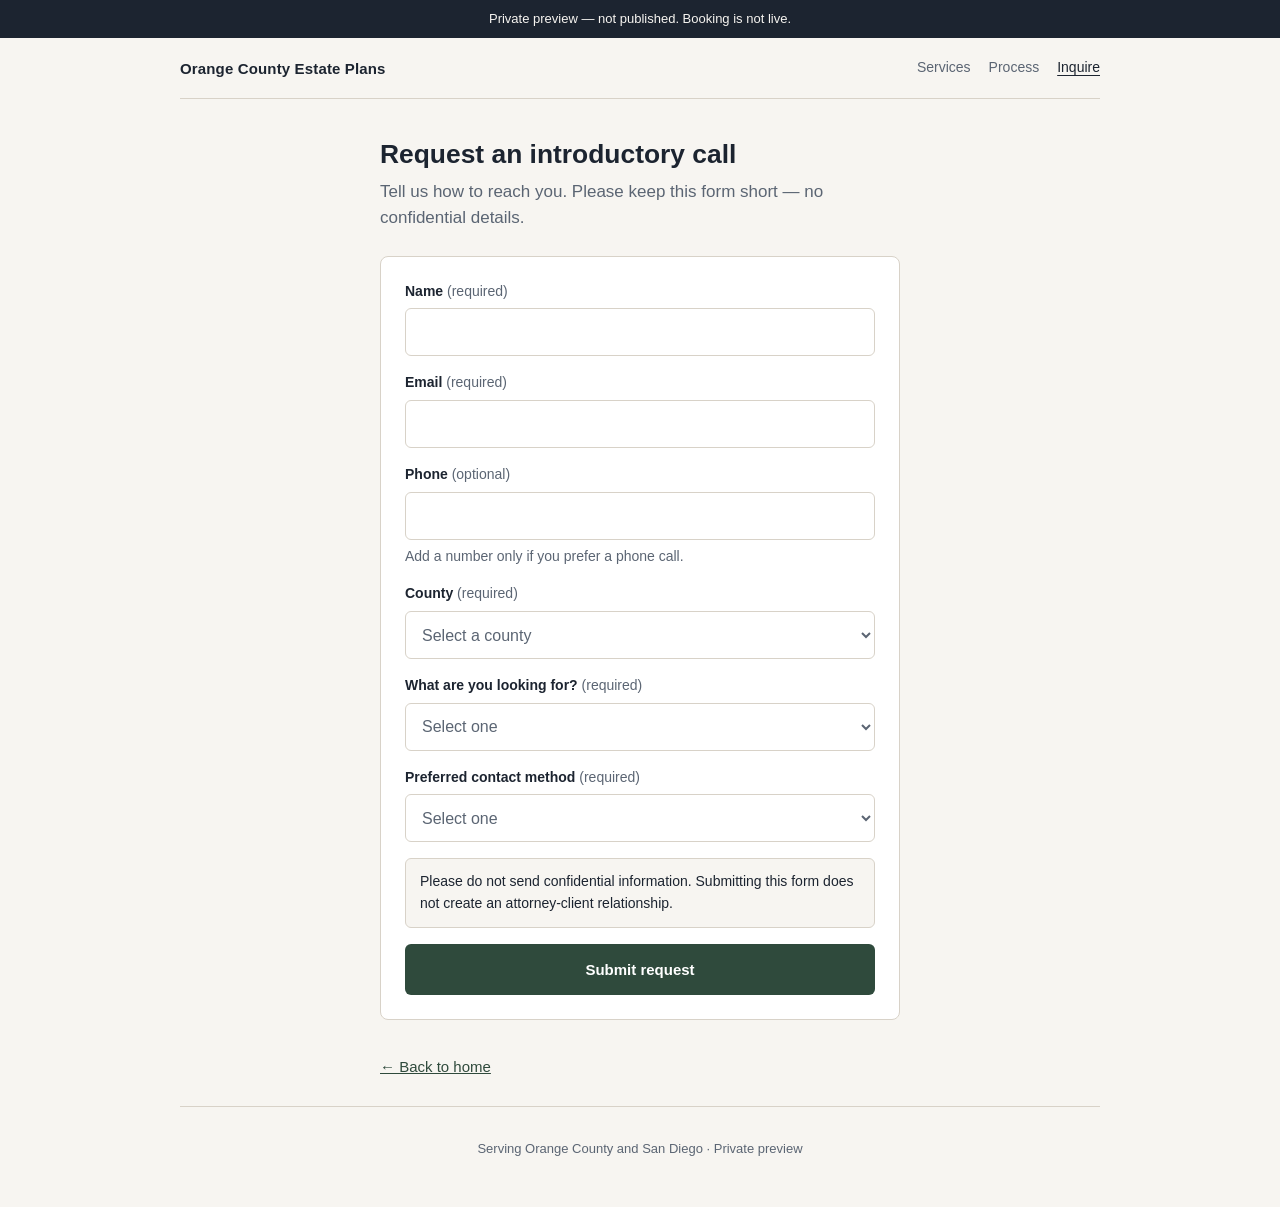
<file: inquire.html>
<!DOCTYPE html>
<html lang="en">
<head>
  <meta charset="utf-8">
  <meta name="viewport" content="width=device-width, initial-scale=1">
  <title>Request a call — Orange County Estate Plans (private preview)</title>
  <meta name="description" content="Private unpublished preview. The inquiry form does not send a message or book a call.">
  <meta name="robots" content="noindex, nofollow, noarchive">
  <meta name="referrer" content="no-referrer">
  <meta name="theme-color" content="#F7F5F1">
  <link rel="stylesheet" href="styles.css">
</head>
<body>
  <a class="skip" href="#main">Skip to content</a>
  <p class="banner" role="region" aria-label="Preview notice">Private preview — not published. Booking is not live.</p>
  <div class="wrap">
    <header class="site">
      <a class="wordmark" href="index.html">Orange County Estate Plans</a>
      <nav aria-label="Sections">
        <a href="index.html#services">Services</a>
        <a href="index.html#process">Process</a>
        <a href="inquire.html" aria-current="page">Inquire</a>
      </nav>
    </header>

    <main id="main" class="form-col">
      <h1 class="page-title">Request an introductory call</h1>
      <p class="lead">Tell us how to reach you. Please keep this form short — no confidential details.</p>

      <noscript>
        <p class="notice">JavaScript is off, so this preview cannot show a confirmation. The form still does not email anyone or book a call.</p>
      </noscript>

      <form id="inquiry" method="post" action="inquire.html" novalidate onsubmit="event.preventDefault()">
        <div class="field">
          <label for="name">Name <span class="req">(required)</span></label>
          <input id="name" name="name" type="text" autocomplete="name" required aria-required="true" aria-describedby="name-error">
          <p id="name-error" class="error" hidden></p>
        </div>

        <div class="field">
          <label for="email">Email <span class="req">(required)</span></label>
          <input id="email" name="email" type="email" autocomplete="email" inputmode="email" required aria-required="true" aria-describedby="email-error">
          <p id="email-error" class="error" hidden></p>
        </div>

        <div class="field">
          <label for="phone">Phone <span class="optional">(optional)</span></label>
          <input id="phone" name="phone" type="tel" autocomplete="tel" inputmode="tel" aria-describedby="phone-hint phone-error">
          <p id="phone-hint" class="hint">Add a number only if you prefer a phone call.</p>
          <p id="phone-error" class="error" hidden></p>
        </div>

        <div class="field">
          <label for="county">County <span class="req">(required)</span></label>
          <select id="county" name="county" required aria-required="true" aria-describedby="county-error">
            <option value="">Select a county</option>
            <option value="orange">Orange County</option>
            <option value="san-diego">San Diego</option>
            <option value="other">Other</option>
          </select>
          <p id="county-error" class="error" hidden></p>
        </div>

        <div class="field">
          <label for="interest">What are you looking for? <span class="req">(required)</span></label>
          <select id="interest" name="interest" required aria-required="true" aria-describedby="interest-error">
            <option value="">Select one</option>
            <option value="new">New estate plan</option>
            <option value="review">Existing-plan review</option>
          </select>
          <p id="interest-error" class="error" hidden></p>
        </div>

        <div class="field">
          <label for="pref">Preferred contact method <span class="req">(required)</span></label>
          <select id="pref" name="pref" required aria-required="true" aria-describedby="pref-error">
            <option value="">Select one</option>
            <option value="email">Email</option>
            <option value="phone">Phone</option>
          </select>
          <p id="pref-error" class="error" hidden></p>
        </div>

        <p class="notice" id="inquiry-notice">Please do not send confidential information. Submitting this form does not create an attorney-client relationship.</p>

        <button class="btn" type="submit" aria-describedby="inquiry-notice">Submit request</button>
        <div id="form-status" class="status" role="status" aria-live="polite" tabindex="-1" hidden></div>
      </form>

      <p><a class="back" href="index.html">← Back to home</a></p>
    </main>

    <footer>
      <p>Serving Orange County and San Diego · Private preview</p>
    </footer>
  </div>

  <script>
    (function () {
      var form = document.getElementById("inquiry");
      var statusEl = document.getElementById("form-status");
      var interest = document.getElementById("interest");
      var params = new URLSearchParams(window.location.search);

      if (params.get("matter") === "review") {
        interest.value = "review";
      }

      function digits(value) {
        return value.replace(/\D/g, "");
      }

      function showError(input, message) {
        var err = document.getElementById(input.id + "-error");
        input.setAttribute("aria-invalid", "true");
        err.hidden = false;
        err.textContent = message;
      }

      function clearError(input) {
        var err = document.getElementById(input.id + "-error");
        input.removeAttribute("aria-invalid");
        err.hidden = true;
        err.textContent = "";
      }

      form.addEventListener("submit", function (event) {
        event.preventDefault();

        var name = document.getElementById("name");
        var email = document.getElementById("email");
        var phone = document.getElementById("phone");
        var county = document.getElementById("county");
        var pref = document.getElementById("pref");
        var fields = [name, email, phone, county, interest, pref];
        var first = null;
        var phoneDigits = digits(phone.value);

        fields.forEach(clearError);
        statusEl.hidden = true;
        statusEl.textContent = "";

        function fail(input, message) {
          showError(input, message);
          if (!first) first = input;
        }

        if (name.value.trim().length < 2) fail(name, "Enter your name.");
        if (!/^[^\s@]+@[^\s@]+\.[^\s@]+$/.test(email.value.trim())) {
          fail(email, "Enter an email address.");
        }
        if (!county.value) fail(county, "Select a county.");
        if (!interest.value) fail(interest, "Select new plan or existing-plan review.");
        if (!pref.value) fail(pref, "Select a preferred contact method.");
        if (pref.value === "phone" && (phoneDigits.length < 7 || phoneDigits.length > 15)) {
          fail(phone, "Enter a phone number, or choose email instead.");
        } else if (phone.value.trim() && (phoneDigits.length < 7 || phoneDigits.length > 15)) {
          fail(phone, "Enter a phone number with at least 7 digits, or leave it blank.");
        }

        if (first) {
          first.focus();
          return;
        }

        statusEl.hidden = false;
        statusEl.textContent = "Preview only — not sent. Nothing was emailed, stored, or booked.";
        statusEl.focus();
        if (typeof statusEl.scrollIntoView === "function") {
          statusEl.scrollIntoView({ block: "nearest" });
        }
      });
    }());
  </script>
</body>
</html>
</file>
<file: styles.css>
:root {
  --bg: #F7F5F1;
  --surface: #FFFFFF;
  --ink: #1C2430;
  --muted: #5B6573;
  --line: #D8D2C8;
  --accent: #2F4A3C;
  --accent-hover: #243B30;
  --draft-ink: #8A6A1F;
  --draft-bg: #F4E8C6;
  --error: #7A241E;
  --status-bg: #EEF2EF;
  --radius: 8px;
  --serif: "Iowan Old Style", "Palatino Linotype", Palatino, Georgia, serif;
  --sans: -apple-system, BlinkMacSystemFont, "Segoe UI", Helvetica, Arial, sans-serif;
}

* { box-sizing: border-box; }

html { -webkit-text-size-adjust: 100%; }

body {
  margin: 0;
  font-family: var(--sans);
  color: var(--ink);
  background: var(--bg);
  line-height: 1.55;
  font-size: 17px;
}

.skip {
  position: fixed;
  left: 12px;
  top: 12px;
  z-index: 30;
  padding: 10px 14px;
  background: var(--surface);
  color: var(--ink);
  border-radius: 6px;
  border: 2px solid var(--accent);
  clip: rect(0 0 0 0);
  clip-path: inset(50%);
  height: 1px;
  width: 1px;
  overflow: hidden;
  white-space: nowrap;
}

.skip:focus {
  clip: auto;
  clip-path: none;
  height: auto;
  width: auto;
  overflow: visible;
}

a { color: var(--accent); }

a:focus-visible,
button:focus-visible,
summary:focus-visible,
input:focus-visible,
select:focus-visible {
  outline: 2px solid var(--accent);
  outline-offset: 3px;
}

.banner {
  position: sticky;
  top: 0;
  z-index: 5;
  margin: 0;
  background: var(--ink);
  color: #F7F5F1;
  font-size: 13px;
  line-height: 1.4;
  text-align: center;
  padding: 10px 16px;
}

.wrap {
  max-width: 960px;
  margin: 0 auto;
  padding: 0 20px;
}

.col { max-width: 680px; margin: 0 auto; }

.form-col { max-width: 520px; margin: 0 auto; }

header.site {
  display: flex;
  align-items: center;
  justify-content: space-between;
  gap: 12px 20px;
  flex-wrap: wrap;
  padding: 8px 0;
  border-bottom: 1px solid var(--line);
}

.wordmark {
  font-weight: 600;
  font-size: 15px;
  letter-spacing: 0.01em;
  text-decoration: none;
  color: var(--ink);
  min-height: 44px;
  display: inline-flex;
  align-items: center;
}

nav {
  display: flex;
  flex-wrap: wrap;
  gap: 4px 18px;
}

nav a {
  color: var(--muted);
  text-decoration: none;
  font-size: 14px;
  min-height: 44px;
  display: inline-flex;
  align-items: center;
}

nav a:hover,
nav a:focus-visible,
nav a[aria-current="page"] {
  color: var(--ink);
  text-decoration: underline;
  text-underline-offset: 3px;
}

.hero { padding: 40px 0 28px; }

h1 {
  font-family: var(--serif);
  font-weight: 400;
  font-size: clamp(1.85rem, 4.5vw, 2.45rem);
  line-height: 1.2;
  margin: 0 0 16px;
  text-wrap: balance;
}

h2 {
  font-size: 1.15rem;
  font-weight: 600;
  margin: 0 0 20px;
  letter-spacing: 0.01em;
}

.sub,
.lead {
  color: var(--muted);
  margin: 0 0 24px;
  max-width: 40em;
}

.sub { font-size: 1.05rem; }

.btn {
  display: flex;
  width: 100%;
  align-items: center;
  justify-content: center;
  text-align: center;
  background: var(--accent);
  color: #fff;
  text-decoration: none;
  padding: 14px 22px;
  border-radius: 6px;
  font: inherit;
  font-size: 15px;
  font-weight: 600;
  border: none;
  cursor: pointer;
  min-height: 44px;
}

.btn:hover { background: var(--accent-hover); color: #fff; }

.btn-note {
  display: block;
  margin: 10px 0 0;
  font-size: 13px;
  color: var(--muted);
}

section { padding: 40px 0; border-top: 1px solid var(--line); }

.steps {
  list-style: none;
  padding: 0;
  margin: 0;
  display: grid;
  gap: 14px;
}

.steps li {
  background: var(--surface);
  border: 1px solid var(--line);
  border-radius: var(--radius);
  padding: 16px 18px;
  display: grid;
  grid-template-columns: 28px 1fr;
  gap: 12px;
  align-items: center;
}

.num {
  width: 28px;
  height: 28px;
  border-radius: 50%;
  background: var(--bg);
  border: 1px solid var(--line);
  display: flex;
  align-items: center;
  justify-content: center;
  font-size: 13px;
  font-weight: 600;
  color: var(--accent);
}

.step-label { font-weight: 600; }

.service-copy { margin: 0 0 20px; }

.fees {
  background: var(--surface);
  border: 1px solid var(--line);
  border-radius: var(--radius);
  padding: 20px;
}

.badge {
  display: inline-block;
  margin: 0 0 16px;
  background: var(--draft-bg);
  color: var(--draft-ink);
  font-size: 12px;
  font-weight: 600;
  line-height: 1.35;
  padding: 4px 10px;
  border-radius: 999px;
}

.fee-grid {
  display: grid;
  grid-template-columns: 1fr;
  gap: 12px;
  margin: 0 0 16px;
}

.fee-card {
  border: 1px solid var(--line);
  border-radius: 6px;
  padding: 14px;
  background: var(--bg);
  margin: 0;
}

.fee-card h3 {
  margin: 0;
  font-size: 13px;
  font-weight: 400;
  color: var(--muted);
}

.price {
  margin: 4px 0 2px;
  font-size: 1.35rem;
  font-weight: 600;
  color: var(--ink);
}

.fee-note {
  margin: 0;
  font-size: 13px;
  color: var(--muted);
}

.fee-note + .fee-note { margin-top: 6px; }

.fees > p:not(.badge) { margin: 0 0 10px; font-size: 15px; color: var(--muted); }

.fees > p:last-child { margin-bottom: 0; }

.review-link {
  margin: 16px 0 0;
  font-size: 16px;
}

.review-link a { text-underline-offset: 3px; }

details {
  background: var(--surface);
  border: 1px solid var(--line);
  border-radius: var(--radius);
  padding: 8px 16px 14px;
  margin: 0 0 10px;
}

summary {
  cursor: pointer;
  font-weight: 600;
  min-height: 48px;
  display: flex;
  align-items: center;
}

details p { margin: 0 0 10px; }

details .btn-note { margin-top: 0; }

.cta-band {
  background: var(--surface);
  border: 1px solid var(--line);
  border-radius: var(--radius);
  padding: 28px 20px;
  text-align: center;
}

.cta-band p:first-child {
  margin: 0 0 16px;
  font-size: 1.05rem;
}

.page-title {
  margin: 40px 0 8px;
  font-family: var(--sans);
  font-size: 1.65rem;
  font-weight: 600;
}

form {
  background: var(--surface);
  border: 1px solid var(--line);
  border-radius: var(--radius);
  padding: 24px;
}

.field { margin: 0 0 16px; }

label {
  display: block;
  font-size: 14px;
  font-weight: 600;
  margin: 0 0 6px;
}

.optional,
.req {
  font-weight: 400;
  color: var(--muted);
}

input,
select {
  width: 100%;
  min-height: 48px;
  padding: 10px 12px;
  border: 1px solid var(--line);
  border-radius: 6px;
  font: inherit;
  font-size: 16px;
  background: #fff;
  color: var(--ink);
}

select:invalid { color: var(--muted); }

option { color: var(--ink); }

.hint,
.error {
  margin: 6px 0 0;
  font-size: 14px;
}

.hint { color: var(--muted); }

.error { color: var(--error); }

[aria-invalid="true"] { border-color: var(--error); }

.notice {
  margin: 0 0 16px;
  font-size: 14px;
  color: var(--ink);
  background: var(--bg);
  border: 1px solid var(--line);
  border-radius: 6px;
  padding: 12px 14px;
}

.status {
  margin: 16px 0 0;
  padding: 12px 14px;
  background: var(--status-bg);
  border: 1px solid var(--line);
  border-radius: 6px;
  font-size: 16px;
  font-weight: 600;
  color: var(--accent);
}

.status[hidden],
.error[hidden] { display: none; }

.status:focus {
  outline: 2px solid var(--accent);
  outline-offset: 3px;
}

.back {
  display: inline-flex;
  align-items: center;
  min-height: 44px;
  margin-top: 8px;
  font-size: 15px;
}

footer {
  padding: 32px 0 calc(48px + env(safe-area-inset-bottom));
  font-size: 13px;
  color: var(--muted);
  text-align: center;
  border-top: 1px solid var(--line);
}

footer p { margin: 0 0 8px; }

footer p:last-child { margin-bottom: 0; }

@media (min-width: 640px) {
  .fee-grid { grid-template-columns: repeat(3, 1fr); }
}

@media (min-width: 720px) {
  .hero { padding: 56px 0 40px; }
  section { padding: 48px 0; }
  .btn { display: inline-flex; width: auto; min-width: 280px; }
  form .btn { display: flex; width: 100%; min-width: 0; }
  .cta-band { padding: 32px 28px; }
}

@media (forced-colors: active) {
  .banner,
  .btn,
  .badge { border: 1px solid CanvasText; }
}
</file>
